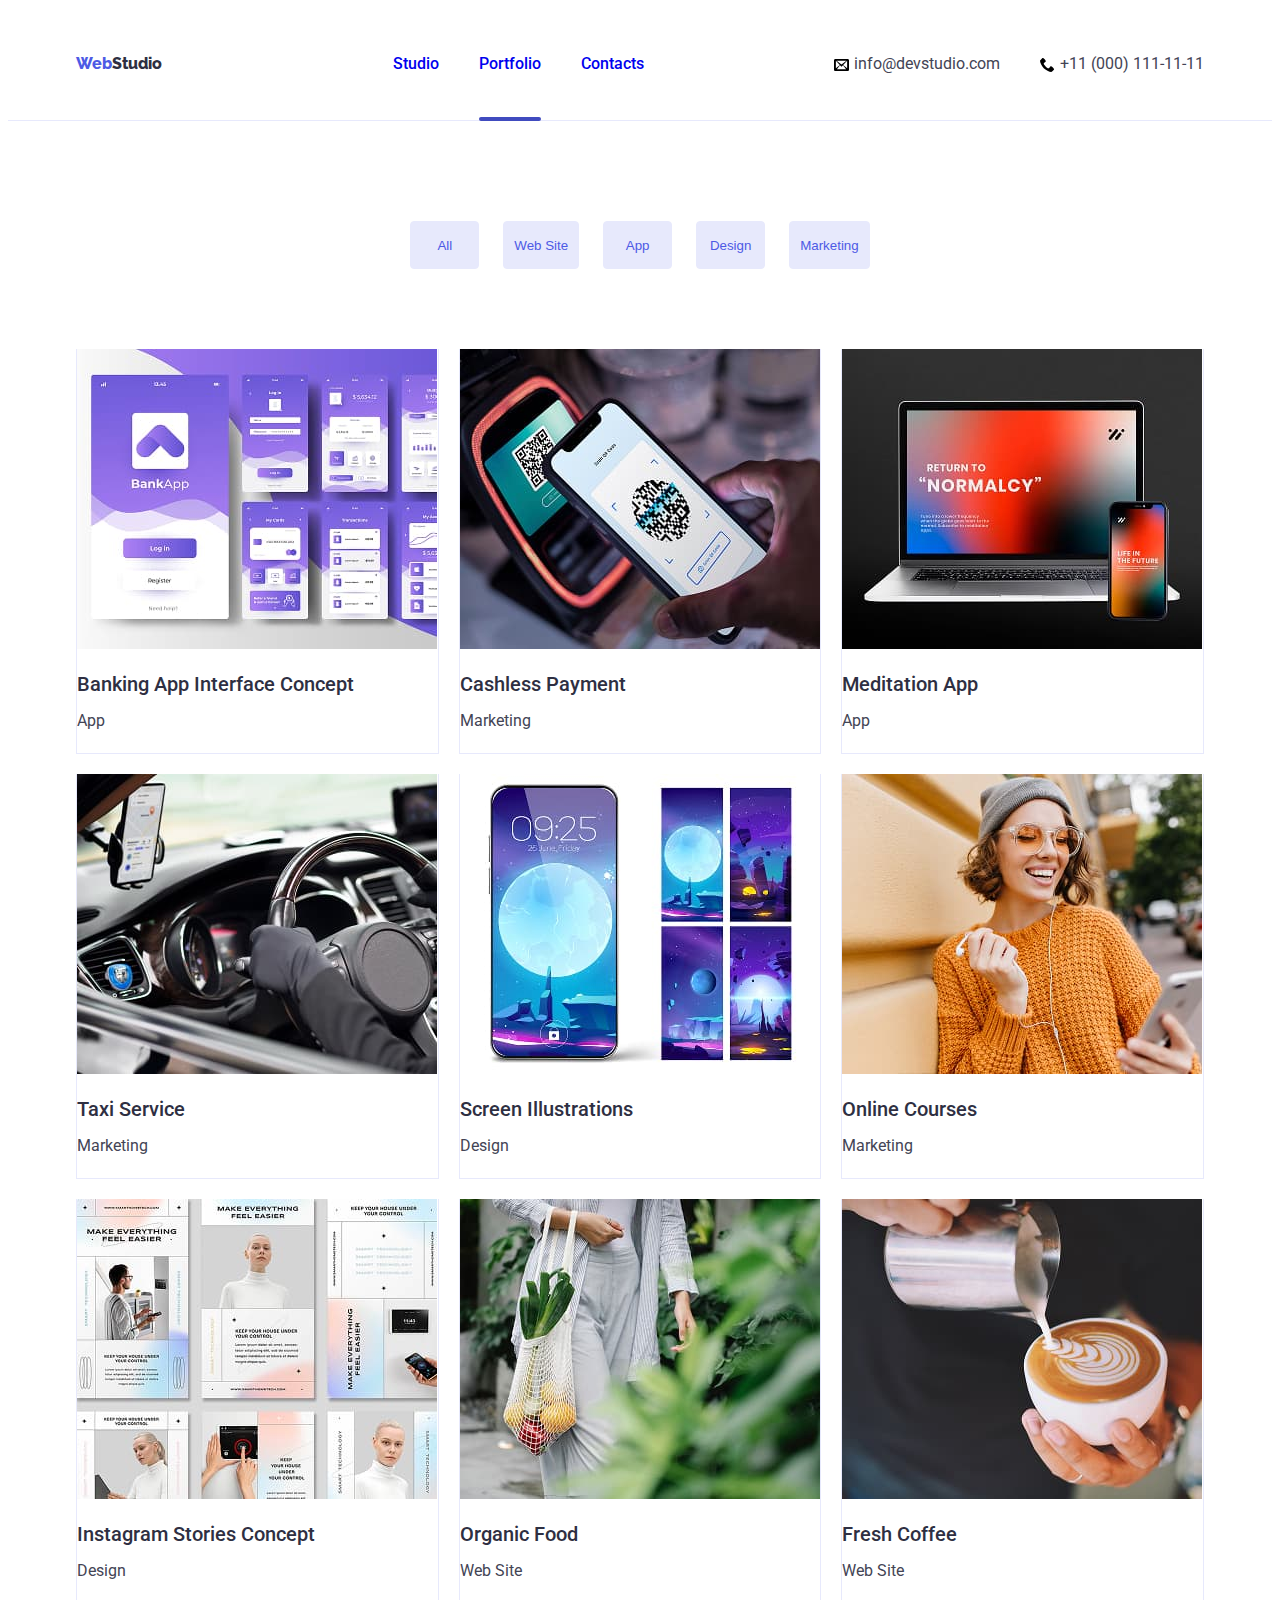
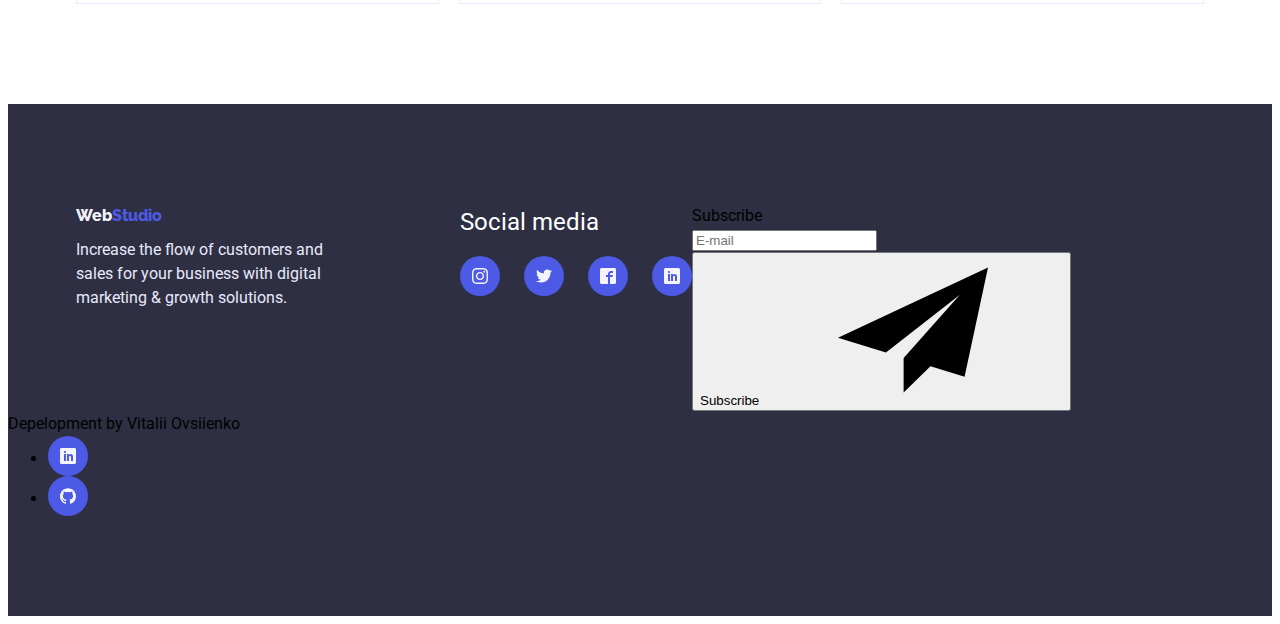
<file: portfolio.html>
<!DOCTYPE html>
<html lang="en">

<head>
    <meta charset="UTF-8">
    <meta name="viewport" content="width=device-width, initial-scale=1.0">
    <title>Portfolio</title>
    <link rel="stylesheet" href="https://cdnjs.cloudflare.com/ajax/libs/modern-normalize/3.0.1/modern-normalize.min.css"
        integrity="sha512-q6WgHqiHlKyOqslT/lgBgodhd03Wp4BEqKeW6nNtlOY4quzyG3VoQKFrieaCeSnuVseNKRGpGeDU3qPmabCANg=="
        crossorigin="anonymous" referrerpolicy="no-referrer" />
    <link
        href="https://fonts.googleapis.com/css2?family=Roboto:wght@400;500;700;900&family=Raleway:wght@800&display=swap"
        rel="stylesheet" />
    <link rel="stylesheet" href="./css/styles.css">
</head>



<body>

    <header class="header">
        <div class="container">
            <div class="header-container">
                <a class="logo" href="./index.html"><span class="logo-span">Web</span>Studio</a>

                <nav class="nav">
                    <ul class="nav-list">
                        <li class="nav-item"><a class="nav-link" href="./index.html">Studio</a></li>
                        <li class="nav-item"><a class="nav-link active" href="./portfolio.html">Portfolio</a></li>
                        <li class="nav-item"><a class="nav-link" href="#">Contacts</a></li>
                    </ul>
                </nav>


                <address class="address">
                    <div class="address-icon-wrapper">
                        <svg class="address-icon">
                            <use href="./images/symbol-defs.svg#icon-envelop"></use>
                        </svg>
                        <a class="address-link mail" href="mailto:info@devstudio.com">info@devstudio.com</a>
                    </div>
                    <div class="address-icon-wrapper">
                        <svg class="address-icon">
                            <use href="./images/symbol-defs.svg#icon-phone"></use>
                        </svg>
                        <a class="address-link phone" href="tel:+11(000)111-11-11">+11 (000) 111-11-11</a>
                    </div>
                </address>
            </div>
        </div>
    </header>

    <main>

        <section class="section">

            <div class="container">
                <h1 class="app-title">
                    Application
                </h1>
                <ul class="app">
                    <li class="app-item"><button class="app-btn" type="button">All</button></li>
                    <li class="app-item"><button class="app-btn" type="button">Web Site</button></li>
                    <li class="app-item"><button class="app-btn" type="button">App</button></li>
                    <li class="app-item"><button class="app-btn" type="button">Design</button></li>
                    <li class="app-item"><button class="app-btn" type="button">Marketing</button></li>
                </ul>

                <ul class="examples">

                    <li class="examples-item">
                        <a class="examples-link" href="#">
                            <div class="examples-thumb">
                                <img class="examples-img" src="./images/works/img-1.jpg" alt="Bnking App" width="360"
                                    height="300">
                                <p class="text-overlay">Lorem ipsum dolor sit amet, consectetur adipisicing elit. Alias
                                    reiciendis accusamus
                                    commodi tenetur repudiandae veritatis doloremque saepe facere aliquid nesciunt.</p>
                            </div>
                            <h2 class="examples-title">
                                Banking App Interface Concept
                            </h2>
                            <p class="examples-text">
                                App
                            </p>
                        </a>
                    </li>

                    <li class="examples-item">
                        <a class="examples-link" href="#">
                            <div class="examples-thumb">
                                <img src="./images/works/img-2.jpg" alt="QR Code" width="360" height="300">
                                <p class="text-overlay">Lorem ipsum dolor sit amet consectetur adipisicing elit. Aperiam
                                    excepturi mollitia unde modi vitae delectus quam totam sunt doloribus sapiente.</p>
                            </div>
                            <h2 class="examples-title">
                                Cashless Payment
                            </h2>
                            <p class="examples-text">
                                Marketing
                            </p>
                        </a>
                    </li>

                    <li class="examples-item">
                        <a class="examples-link" href="#">
                            <div class="examples-thumb">
                                <img src="./images/works/img-3.jpg" alt="Laptop" width="360" height="300">
                                <p class="text-overlay">Lorem ipsum dolor sit amet consectetur adipisicing elit.
                                    Sapiente neque et facere minima voluptatibus distinctio nisi error quae molestiae
                                    consequatur.</p>
                            </div>
                            <h2 class="examples-title">
                                Meditation App
                            </h2>
                            <p class="examples-text">
                                App
                            </p>
                        </a>
                    </li>

                    <li class="examples-item">
                        <a class="examples-link" href="#">
                            <div class="examples-thumb">
                                <img src="./images/works/img-4.jpg" alt="Taxi" width="360" height="300">
                                <p class="text-overlay">Lorem ipsum dolor sit amet consectetur adipisicing elit. Aperiam
                                    magni voluptates aliquid rerum soluta sed ullam, eaque laudantium necessitatibus
                                    facere.</p>
                            </div>
                            <h2 class="examples-title">
                                Taxi Service
                            </h2>
                            <p class="examples-text">
                                Marketing
                            </p>
                        </a>
                    </li>

                    <li class="examples-item">
                        <a class="examples-link" href="#">
                            <div class="examples-thumb">
                                <img src="./images/works/img-5.jpg" alt="Mobile wallpapers" width="360" height="300">
                                <p class="text-overlay">Lorem ipsum dolor sit amet consectetur adipisicing elit. Labore
                                    facilis excepturi ad est! Eveniet alias ut ipsam adipisci repellendus repellat?</p>
                            </div>
                            <h2 class="examples-title">
                                Screen Illustrations
                            </h2>
                            <p class="examples-text">
                                Design
                            </p>
                        </a>
                    </li>

                    <li class="examples-item">
                        <a class="examples-link" href="#">
                            <div class="examples-thumb">
                                <img src="./images/works/img-6.jpg" alt="Woman" width="360" height="300">
                                <p class="text-overlay">Lorem, ipsum dolor sit amet consectetur adipisicing elit.
                                    Voluptates similique aut et illum minima laboriosam. In dignissimos deleniti quod
                                    commodi.</p>
                            </div>
                            <h2 class="examples-title">
                                Online Courses
                            </h2>
                            <p class="examples-text">
                                Marketing
                            </p>
                        </a>
                    </li>

                    <li class="examples-item">
                        <a class="examples-link" href="#">
                            <div class="examples-thumb">
                                <img src="./images/works/img-7.jpg" alt="Instagram account" width="360" height="300">
                                <p class="text-overlay">Lorem ipsum dolor sit amet consectetur adipisicing elit. Ut,
                                    qui! Accusantium, voluptas accusamus! Mollitia rerum sint cupiditate esse quos
                                    officia.</p>
                            </div>
                            <h2 class="examples-title">
                                Instagram Stories Concept
                            </h2>
                            <p class="examples-text">
                                Design
                            </p>
                        </a>
                    </li>

                    <li class="examples-item">
                        <a class="examples-link" href="#">
                            <div class="examples-thumb">
                                <img src="./images/works/img-8.jpg" alt="Organic Food" width="360" height="300">
                                <p class="text-overlay">Lorem ipsum dolor sit amet consectetur adipisicing elit.
                                    Necessitatibus minima dolores iste recusandae dicta blanditiis velit rem magnam in
                                    illo.</p>
                            </div>
                            <h2 class="examples-title">
                                Organic Food
                            </h2>
                            <p class="examples-text">
                                Web Site
                            </p>
                        </a>
                    </li>

                    <li class="examples-item">
                        <a class="examples-link" href="#">
                            <div class="examples-thumb">
                                <img src="./images/works/img-9.jpg" alt="Cup coffee" width="360" height="300">
                                <p class="text-overlay">Lorem ipsum dolor sit amet consectetur adipisicing elit.
                                    Officiis sint totam eos dolores! Quaerat officiis vel numquam iusto maxime commodi.
                                </p>
                            </div>
                            <h2 class="examples-title">
                                Fresh Coffee
                            </h2>
                            <p class="examples-text">
                                Web Site
                            </p>
                        </a>
                    </li>
                </ul>
            </div>
        </section>

    </main>

    <footer class="footer">

        <div class="container footer-container">
            <div class="footer-up">
                <a class="footer-logo" href="./index.html"><span class="footer-span">Web</span>Studio</a>
                <p class="footer-text">Increase the flow of customers and sales for your business with digital marketing
                    &
                    growth solutions.</p>
            </div>

            <div class="footer-media">
                <h3 class="footer-social">
                    Social media
                </h3>

                <div class="team-icon-wrapper">
                    <a class="team-link" target="_blank" href="https://www.instagram.com/"
                        rel="noreferrer noopener nofollow">
                        <svg class="team-icon">
                            <use href="./images/symbol-defs.svg#icon-instagram"></use>
                        </svg>
                    </a>

                    <a class="team-link" target="_blank" href="https://x.com/" rel="noreferrer noopener nofollow">
                        <svg class="team-icon">
                            <use href="./images/symbol-defs.svg#icon-tumblr2"></use>
                        </svg>
                    </a>

                    <a class="team-link" target="_blank" href="https://www.facebook.com/"
                        rel="noreferrer noopener nofollow">
                        <svg class="team-icon">
                            <use href="./images/symbol-defs.svg#icon-facebook2"></use>
                        </svg>
                    </a>

                    <a class="team-link" target="_blank" href="https://www.linkedin.com/"
                        rel="noreferrer noopener nofollow">
                        <svg class="team-icon">
                            <use href="./images/symbol-defs.svg#icon-linkedin"></use>
                        </svg>
                    </a>
                </div>

            </div>

            <form class="subscribe-form">
                <p class="text-subscribe">Subscribe</p>

                <div class="subscribe-wrapper">
                    <label>
                        <input class="email-subscribe" type="email" name="email" placeholder="E-mail" required />
                    </label>
                    <button class="btn-subscribe" type="submit"><span class="btn-text-subscribe">Subscribe</span>
                        <svg class="icon-subscribe">
                            <use href="./images/symbol-defs.svg#icon-send"></use>
                        </svg>
                    </button>
                </div>
            </form>


        </div>

        <div class="dev">
            <p class="dev-text">Depelopment by Vitalii Ovsiienko</p>
            <ul class="dev-item">
                <li class="dev-list">
                    <a class="team-link" target="_blank" href="https://www.linkedin.com/in/vitaly-ovsiyenko/"
                        rel="noreferrer noopener nofollow">
                        <svg class="team-icon">
                            <use href="./images/symbol-defs.svg#icon-linkedin"></use>
                        </svg>
                    </a>
                </li>

                <li class="dev-list">
                    <a class="team-link" target="_blank" href="https://github.com/VitaliyOvsiienko"
                        rel="noreferrer noopener nofollow">
                        <svg class="team-icon">
                            <use href="./images/symbol-defs.svg#icon-github"></use>
                        </svg>
                    </a>
                </li>
            </ul>
        </div>

    </footer>

</body>



</html>
</file>
<file: css/styles.css>
/* Variables */

:root {
  --primary-brand: #4d5ae5;
  --pressed-state: #404bbf;
  --dark: #2e2f42;
  --Success: #31d0aa;
  --text: #434455;
  --subtle-text: #8e8f99;
  --accent: #e7e9fc;
  --light: #f4f4fd;
  --white-background: #ffffff;

  --animation: 250ms cubic-bezier(0.4, 0, 0.2, 1);
}

/* Body */

*,
*::before,
*::after {
  box-sizing: border-box;
}

body {
  font-family: Roboto, sans-serif;
  font-weight: 400;
  font-size: 16px;
  line-height: 1.5;
}

h1,
h2,
h3,
h4,
h5,
h6,
p,
ul {
  margin: 0;
}

img {
  max-width: 100%;
  height: auto;
  display: block;
}

/* Container */

.section {
  padding: 100px 0;
}

.container {
  width: 1158px;
  margin: 0 auto;
  padding-left: 15px;
  padding-right: 15px;
}

.header {
  border-bottom: 1px solid var(--accent);
  padding: 20px 0;
}

.header-container {
  display: flex;
  justify-content: space-between;
  align-items: center;
}

/* Logo */

.logo {
  color: var(--dark);
  text-decoration: none;
  font-family: Raleway, sans-serif;
  font-weight: 800;
}

.logo-span {
  color: var(--primary-brand);
}

/* Navigations */

.nav-list {
  display: flex;
  font-weight: 500;
  list-style: none;
  color: var(--dark);
  gap: 40px;
}

.nav-item {
  position: relative;
}

.nav-link {
  position: relative;
  display: block;
  padding: 24px 0;
  font-weight: 500;
  text-decoration: none;

  transition: color var(--animation);
}

.nav-link.active::after {
  content: '';
  position: absolute;
  left: 0;
  bottom: -21px;
  width: 100%;
  height: 4px;

  background-color: var(--pressed-state);
  border-radius: 2px;
}

.nav-link:hover,
.nav-link:focus {
  color: var(--pressed-state);
}

/* Address */

.address {
  display: flex;
  gap: 40px;
  font-style: normal;
  color: var(--text);
}
.address-link {
  text-decoration: none;
  color: var(--text);

  transition: color var(--animation);
}

.address-link:hover,
.address-link:focus {
  color: var(--pressed-state);
}

.address-icon-wrapper {
  display: flex;
  align-items: center;
  justify-content: center;
}

.address-icon {
  width: 15px;
  height: 15px;
  margin-right: 5px;
}

/* Hero */

.hero {
  text-align: center;
  background-image:
    linear-gradient(rgba(47, 48, 58, 0.4), rgba(47, 48, 58, 0.4)),
    url(../images/background/people-office-bcg.jpg);
  max-width: 1440px;
  margin: 0 auto;
  height: 600px;
  background-color: var(--dark);
}

.hero-title {
  margin-top: 188px;
  margin-bottom: 48px;
  font-weight: 700;
  font-size: 56px;
  line-height: 1;
  color: var(--white-background);
}

.hero-btn {
  min-width: 150px;
  min-height: 50px;
  padding: 16px 32px;
  cursor: pointer;
  background-color: var(--primary-brand);
  color: var(--white-background);
  font-weight: 500;
  border: none;

  transition:
    background-color var(--animation),
    color var(--animation);
}

.hero-btn:hover,
.hero-btn:focus {
  color: var(--white-background);
  background-color: var(--pressed-state);
}

/* Advantages */

.advantages-header {
  display: none;
}

.advantages {
  display: flex;
  flex-wrap: wrap;
  margin: 0;
  padding: 0;
  list-style: none;
  gap: 20px;
}

.advantages-title {
  font-weight: 500;
  font-size: 20px;
  line-height: 1.2;
  color: var(--dark);
}

.advantages-list {
  flex-basis: calc((100% - 3 * 20px) / 4);
}

.advantages-text {
  color: var(--text);
}

.advantages-icon-wrapper {
  display: flex;
  justify-content: center;
  align-items: center;
  height: 112px;
  background-color: var(--light);
  margin-bottom: 8px;
}

.advantages-icon {
  width: 64px;
  height: 64px;
}

/* Works */

.work-list {
  display: flex;
  flex-wrap: wrap;
  gap: 24px;
  padding: 0;
  margin: 0;
  list-style: none;
}

.work-item {
  flex-basis: calc((100% - 2 * 24px) / 3);

  position: relative;
}

.work-title {
  margin-bottom: 72px;
  text-align: center;
  font-weight: 700;
  font-size: 36px;
  line-height: 1.1;
  color: var(--dark);
}

.work-text {
  background-color: rgba(46, 47, 66, 0.7);
  color: var(--white-background);
  font-size: 20px;
  line-height: 1.5;
  position: absolute;
  width: 100%;
  text-align: center;
  bottom: 0;
  padding: 10px;
}

/* Team */

.team-title {
  text-align: center;
  margin-bottom: 20px;
  font-weight: 700;
  font-size: 36px;
  line-height: 1.1;
  color: var(--dark);
}

.team-list {
  display: flex;
  flex-wrap: wrap;
  gap: 24px;
  padding: 0;
  margin: 0;
  list-style: none;
}

.team-item {
  flex-basis: calc((100% - 3 * 24px) / 4);

  border-bottom-left-radius: 4px;
  border-bottom-right-radius: 4px;
  box-shadow:
    0px 1px 3px rgba(0, 0, 0, 0.12),
    0px 1px 1px rgba(0, 0, 0, 0.14),
    0px 2px 1px rgba(0, 0, 0, 0.2);
}

.team-name {
  text-align: center;
  margin-top: 10px;
  font-weight: 500;
  font-size: 20px;
  line-height: 1.2;
  color: var(--dark);
}

.team-text {
  text-align: center;
  margin-top: 10px;
  color: var(--text);
  margin-bottom: 8px;
}

.section-team {
  background-color: var(--light);
}

.team-icon-wrapper {
  display: flex;
  justify-content: center;
  gap: 24px;
  margin-bottom: 32px;
}

.team-link {
  display: flex;
  justify-content: center;
  align-items: center;
  width: 40px;
  height: 40px;
  background-color: var(--primary-brand);
  border-radius: 50%;
  padding: 12px;

  transition: background-color var(--animation);
}

.team-link:hover,
.team-link:focus {
  background-color: var(--Success);
}

.team-icon {
  fill: var(--light);
  height: 16px;
  width: 16px;
}

/* Customers */

.customers-title {
  text-align: center;
  font-weight: 700;
  font-size: 36px;
  line-height: 1.1;
  margin-bottom: 72px;
}

.customers-list {
  display: flex;
  flex-wrap: wrap;
  align-items: center;
  gap: 24px;

  list-style: none;
  padding: 0;
  margin: 0;
}

.customers-item {
  flex-basis: calc((100% - 5 * 24px) / 6);
}

.customers-icon-link {
  display: flex;
  justify-content: center;
  align-items: center;

  width: 100%;
  height: 88px;

  border: 1px solid var(--subtle-text);
  border-radius: 4px;

  color: var(--subtle-text);

  transition:
    color var(--animation),
    border-color var(--animation);
}

.customers-icon-link:hover,
.customers-icon-link:focus {
  border-color: var(--pressed-state);
  color: var(--pressed-state);
}

.customers-icon {
  width: 104px;
  height: 56px;
  fill: currentColor;
}

/* Footer */

.footer {
  background-color: var(--dark);
  padding: 100px 0;
}

.footer-container {
  display: flex;
}

.footer-up {
  max-width: 264px;
}
.footer-logo {
  color: var(--primary-brand);
  text-decoration: none;
  font-family: Raleway, sans-serif;
  font-weight: 800;
}

.footer-span {
  color: var(--light);
}
.footer-text {
  color: var(--accent);
  margin-top: 10px;
}

.footer-media {
  margin-left: 120px;
}

.footer-social {
  font-weight: 400;
  font-size: 24px;
  line-height: 1.5;

  margin-bottom: 16px;
  color: var(--white-background);
}

/* Portfolio */

/* App */

.app {
  list-style: none;
  display: flex;
  align-items: center;
  justify-content: center;
  gap: 24px;
  padding: 0;
  margin-bottom: 80px;
}

.app-title {
  display: none;
}

.app-btn {
  font-weight: 500;
  color: var(--primary-brand);
  background-color: var(--accent);
  cursor: pointer;
  min-width: 69px;
  min-height: 48px;
  padding: 10px;
  border: 1px solid var(--accent);
  border-radius: 4px;
  transition:
    background-color var(--animation),
    color var(--animation);
}

.app-btn:hover,
.app-btn:focus {
  color: var(--white-background);
  background-color: var(--pressed-state);
}

/* Examples */

.examples {
  list-style: none;

  display: flex;
  flex-wrap: wrap;
  gap: 20px;
  padding: 0;
}

.examples-link {
  text-decoration: none;
}

.examples-item {
  flex-basis: calc((100% - 2 * 20px) / 3);

  border-bottom: 1px solid var(--accent);
  border-left: 1px solid var(--accent);
  border-right: 1px solid var(--accent);

  transition: box-shadow var(--animation);
}

.examples-thumb {
  position: relative;
  overflow: hidden;
}

.text-overlay {
  position: absolute;
  inset: 0;

  padding: 40px 32px;

  background-color: rgba(77, 90, 229, 0.8);
  color: var(--white-background);

  transform: translateY(100%);
  transition: transform var(--animation);
}

.examples-link:hover .text-overlay,
.examples-link:focus .text-overlay {
  transform: translateY(0);
}

.examples-thumb:hover::after {
  opacity: 1;
}

.examples-item:hover {
  box-shadow:
    0px 3px 1px rgba(0, 0, 0, 0.1),
    0px 1px 2px rgba(0, 0, 0, 0.08),
    0px 2px 2px rgba(0, 0, 0, 0.12);
}
.examples-title {
  font-weight: 500;
  font-size: 20px;
  color: var(--dark);
  margin-bottom: 10px;
  margin-top: 20px;
}

.examples-text {
  color: var(--text);
  padding-bottom: 20px;
}

/* Modal */

.backdrop {
  position: fixed;
  top: 0;
  left: 0;

  width: 100%;
  height: 100%;

  background-color: #2e2f4266;

  opacity: 1;
  visibility: visible;

  transition:
    opacity var(--animation),
    visibility var(--animation);
}

.backdrop.is-hidden {
  opacity: 0;
  visibility: hidden;
  pointer-events: none;
}

.modal {
  display: flex;
  flex-direction: column;
  align-items: center;
  justify-content: center;
  position: absolute;
  top: 50%;
  left: 50%;
  transform: translate(-50%, -50%);
  opacity: 1;

  min-width: 200px;
  min-height: 300px;
  padding: 20px;
  border-radius: 4px;

  background-color: var(--white-background);

  transition:
    transform var(--animation),
    opacity var(--animation);
}

.backdrop.is-hidden .modal {
  transform: translate(-50%, -50%) scale(0.8);
  opacity: 0;
}
.modal-text {
  margin-bottom: 50px;
}

.modal-button {
  min-width: 150px;
  min-height: 50px;
  padding: 16px 32px;
  background-color: var(--primary-brand);
  color: var(--white-background);

  transition:
    color var(--animation),
    background-color var(--animation);
  border: none;

  cursor: pointer;
}

.modal-button:hover,
.modal-button:focus {
  color: var(--white-background);
  background-color: var(--pressed-state);
}

.no-scroll {
  overflow: hidden;
}
</file>
